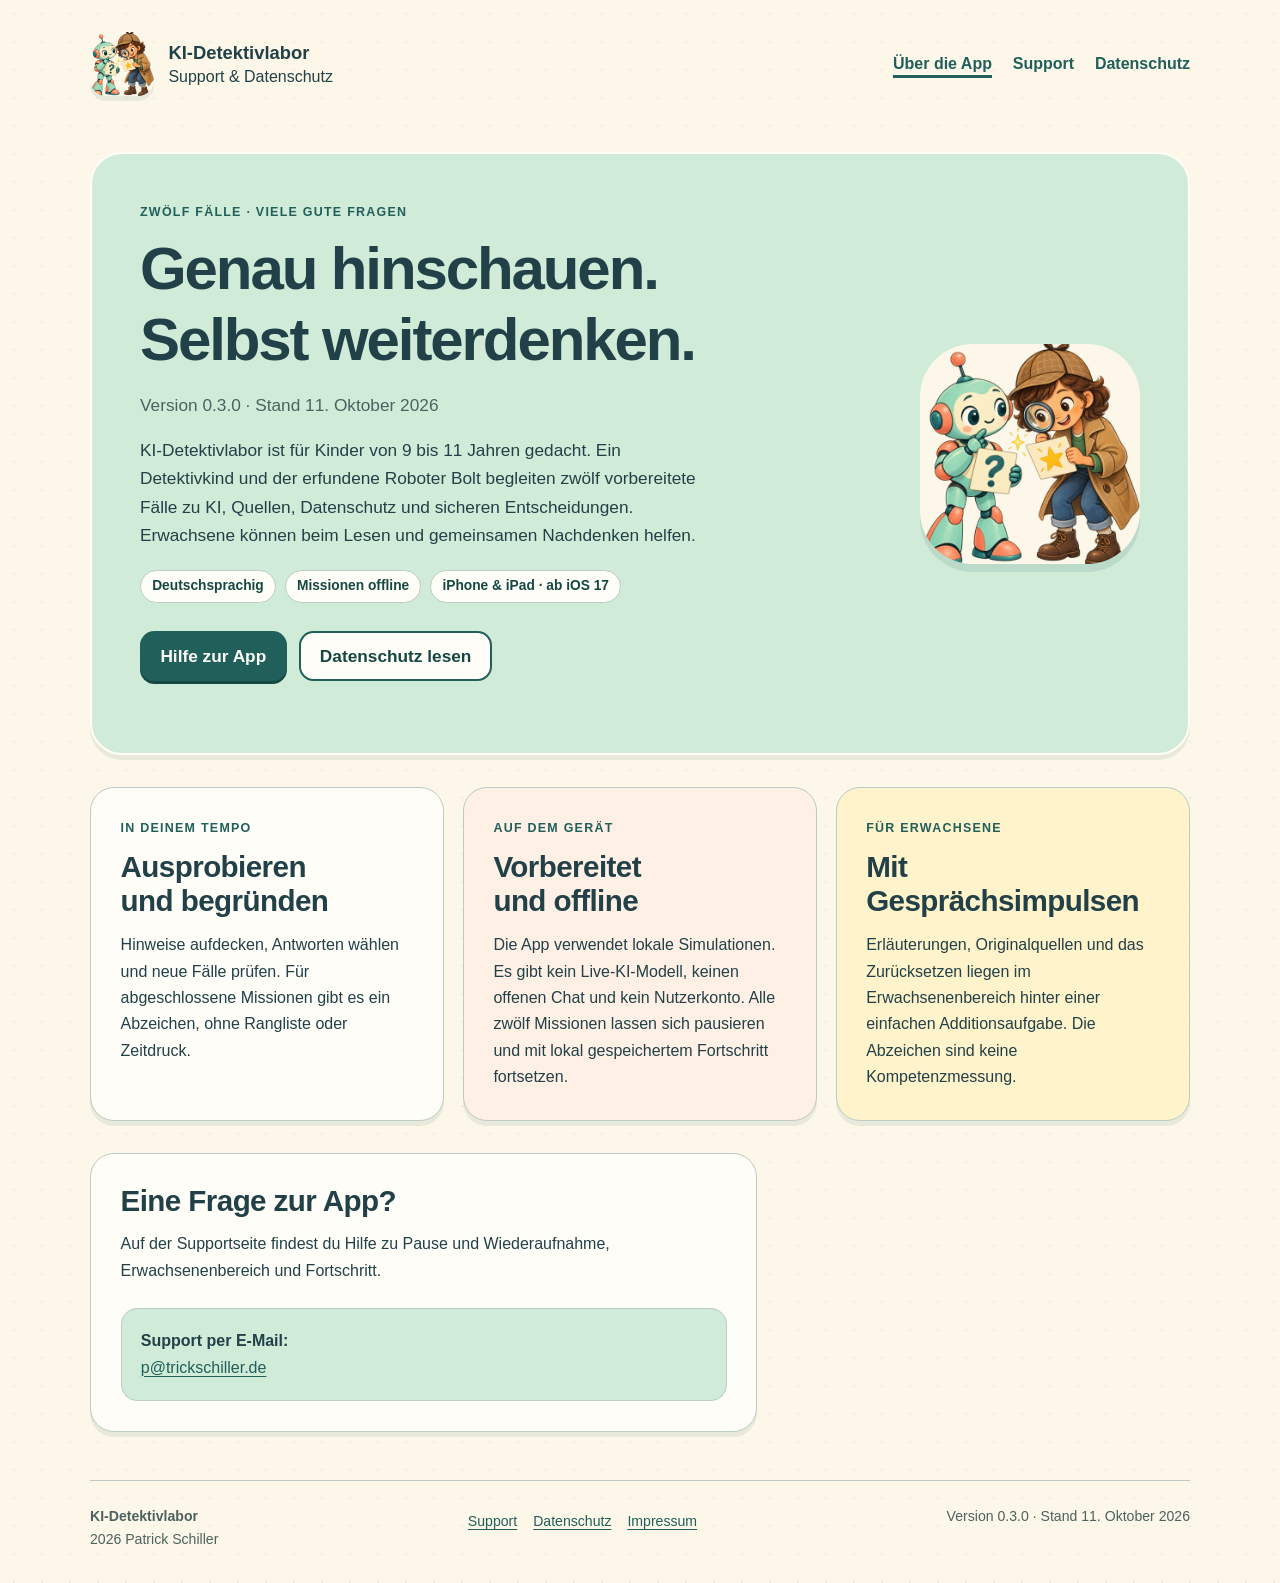
<file: site/index.html>
<!doctype html>
<html lang="de" data-release-status="ready">
<head>
  <meta charset="utf-8">
  <meta name="viewport" content="width=device-width, initial-scale=1">
  <meta name="description" content="Informationen und Hilfe zur deutschsprachigen Offline-App KI-Detektivlabor für iPhone und iPad.">
  <meta name="referrer" content="no-referrer">
  <meta http-equiv="Content-Security-Policy" content="default-src 'self'; script-src 'none'; style-src 'self'; img-src 'self'; base-uri 'none'; form-action 'none'">
  <title>Support & Datenschutz · KI-Detektivlabor</title>
  <link rel="icon" href="assets/app-icon.png" type="image/png">
  <link rel="stylesheet" href="styles.css">
</head>
<body>
  <a class="skip-link" href="#inhalt">Zum Inhalt springen</a>
  <div class="site-shell">
    <header class="site-header">
      <a class="brand" href="index.html">
        <img src="assets/app-icon.png" width="64" height="64" alt="">
        <span class="brand-copy"><strong>KI-Detektivlabor</strong><span>Support &amp; Datenschutz</span></span>
      </a>
      <nav class="site-nav" aria-label="Hauptnavigation">
        <a href="index.html" class="current" aria-current="page">Über die App</a>
        <a href="support.html">Support</a>
        <a href="datenschutz.html">Datenschutz</a>
      </nav>
    </header>
    <main id="inhalt" tabindex="-1">
      <section class="hero" aria-labelledby="hero-title">
        <div class="hero-copy">
          <p class="eyebrow">Zwölf Fälle · viele gute Fragen</p>
          <h1 id="hero-title">Genau hinschauen.<br>Selbst weiterdenken.</h1>
          <p class="meta-line">Version 0.3.0 · Stand 11. Oktober 2026</p>
          <p>KI-Detektivlabor ist für Kinder von 9 bis 11 Jahren gedacht. Ein Detektivkind und der erfundene Roboter Bolt begleiten zwölf vorbereitete Fälle zu KI, Quellen, Datenschutz und sicheren Entscheidungen. Erwachsene können beim Lesen und gemeinsamen Nachdenken helfen.</p>
          <ul class="tag-list" aria-label="App-Eigenschaften"><li>Deutschsprachig</li><li>Missionen offline</li><li>iPhone &amp; iPad · ab iOS 17</li></ul>
          <p><a class="button" href="support.html">Hilfe zur App</a> <a class="button button-secondary" href="datenschutz.html">Datenschutz lesen</a></p>
        </div>
        <img class="hero-icon" src="assets/app-icon.png" width="1024" height="1024" alt="Ein Detektivkind untersucht gemeinsam mit einem freundlichen Roboter eine Spur.">
      </section>
      <section class="feature-grid" aria-label="Wie die App arbeitet">
        <article class="feature-card"><p class="eyebrow">In deinem Tempo</p><h2>Ausprobieren und begründen</h2><p>Hinweise aufdecken, Antworten wählen und neue Fälle prüfen. Für abgeschlossene Missionen gibt es ein Abzeichen, ohne Rangliste oder Zeitdruck.</p></article>
        <article class="feature-card"><p class="eyebrow">Auf dem Gerät</p><h2>Vorbereitet und offline</h2><p>Die App verwendet lokale Simulationen. Es gibt kein Live-KI-Modell, keinen offenen Chat und kein Nutzerkonto. Alle zwölf Missionen lassen sich pausieren und mit lokal gespeichertem Fortschritt fortsetzen.</p></article>
        <article class="feature-card"><p class="eyebrow">Für Erwachsene</p><h2>Mit Gesprächsimpulsen</h2><p>Erläuterungen, Originalquellen und das Zurücksetzen liegen im Erwachsenenbereich hinter einer einfachen Additionsaufgabe. Die Abzeichen sind keine Kompetenzmessung.</p></article>
      </section>
      <section class="card prose" aria-labelledby="contact-title">
        <h2 id="contact-title">Eine Frage zur App?</h2>
        <p>Auf der Supportseite findest du Hilfe zu Pause und Wiederaufnahme, Erwachsenenbereich und Fortschritt.</p>
        <p class="contact-details"><strong>Support per E-Mail:</strong><br><a href="mailto:p@trickschiller.de">p@trickschiller.de</a></p>
      </section>
    </main>
    <footer class="site-footer">
      <p><strong>KI-Detektivlabor</strong><br>2026 Patrick Schiller</p>
      <nav aria-label="Fußnavigation"><a href="support.html">Support</a><a href="datenschutz.html">Datenschutz</a><a href="anbieter.html">Impressum</a></nav>
      <p>Version 0.3.0 · Stand 11. Oktober 2026</p>
    </footer>
  </div>
</body>
</html>
</file>
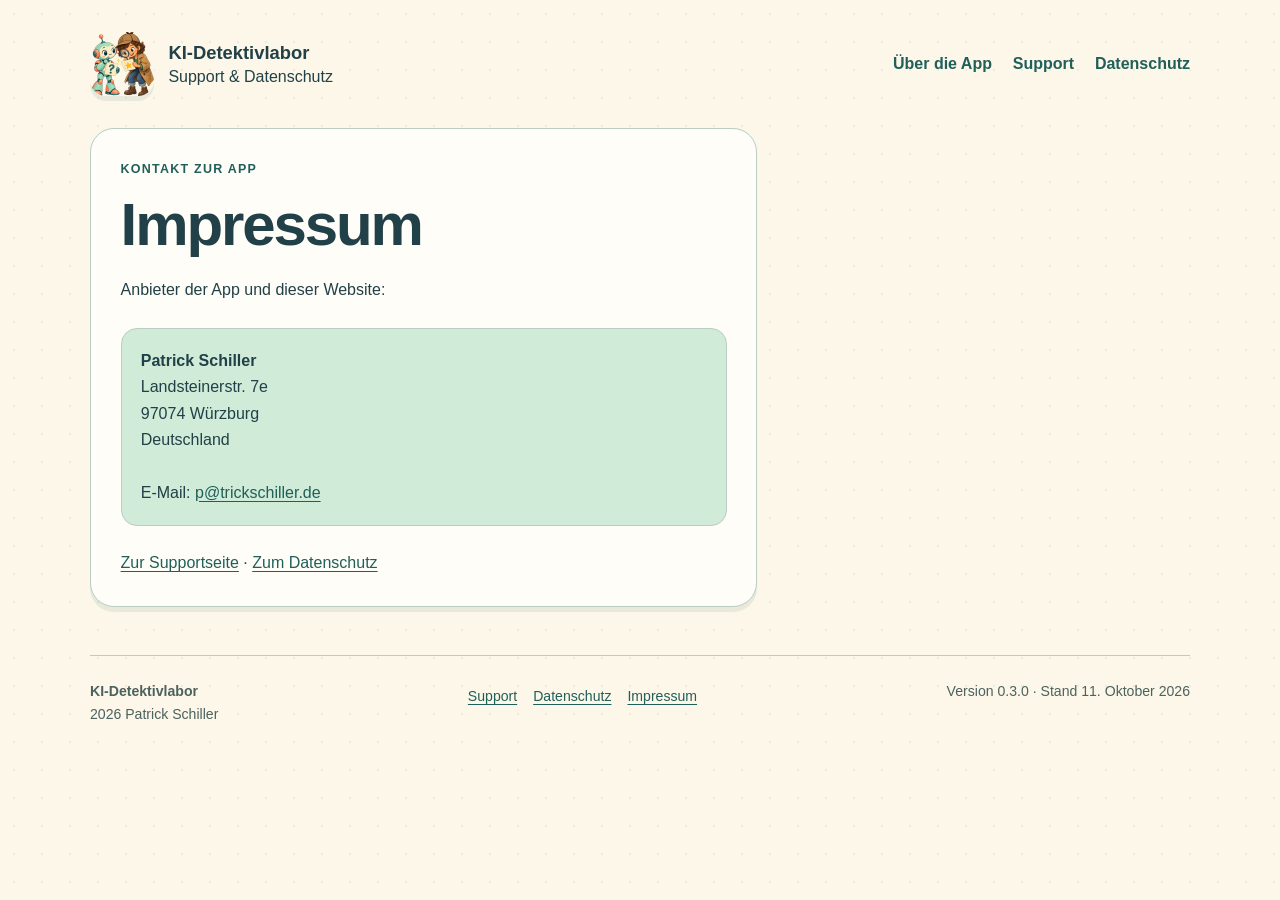
<file: site/anbieter.html>
<!doctype html>
<html lang="de" data-release-status="ready">
<head>
  <meta charset="utf-8">
  <meta name="viewport" content="width=device-width, initial-scale=1">
  <meta name="description" content="Anbieter und Kontakt für die App KI-Detektivlabor: Patrick Schiller, Würzburg.">
  <meta name="referrer" content="no-referrer">
  <meta http-equiv="Content-Security-Policy" content="default-src 'self'; script-src 'none'; style-src 'self'; img-src 'self'; base-uri 'none'; form-action 'none'">
  <title>Impressum · KI-Detektivlabor</title>
  <link rel="icon" href="assets/app-icon.png" type="image/png">
  <link rel="stylesheet" href="styles.css">
</head>
<body>
  <a class="skip-link" href="#inhalt">Zum Inhalt springen</a>
  <div class="site-shell">
    <header class="site-header">
      <a class="brand" href="index.html">
        <img src="assets/app-icon.png" width="64" height="64" alt="">
        <span class="brand-copy"><strong>KI-Detektivlabor</strong><span>Support &amp; Datenschutz</span></span>
      </a>
      <nav class="site-nav" aria-label="Hauptnavigation">
        <a href="index.html">Über die App</a>
        <a href="support.html">Support</a>
        <a href="datenschutz.html">Datenschutz</a>
      </nav>
    </header>
    <main id="inhalt" tabindex="-1">
      <article class="prose card">
        <p class="eyebrow">Kontakt zur App</p>
        <h1>Impressum</h1>
        <p>Anbieter der App und dieser Website:</p>
        <address class="contact-details"><strong>Patrick Schiller</strong><br>Landsteinerstr. 7e<br>97074 Würzburg<br>Deutschland<br><br>E-Mail: <a href="mailto:p@trickschiller.de">p@trickschiller.de</a></address>
        <p><a href="support.html">Zur Supportseite</a> · <a href="datenschutz.html">Zum Datenschutz</a></p>
      </article>
    </main>
    <footer class="site-footer">
      <p><strong>KI-Detektivlabor</strong><br>2026 Patrick Schiller</p>
      <nav aria-label="Fußnavigation"><a href="support.html">Support</a><a href="datenschutz.html">Datenschutz</a><a href="anbieter.html">Impressum</a></nav>
      <p>Version 0.3.0 · Stand 11. Oktober 2026</p>
    </footer>
  </div>
</body>
</html>
</file>
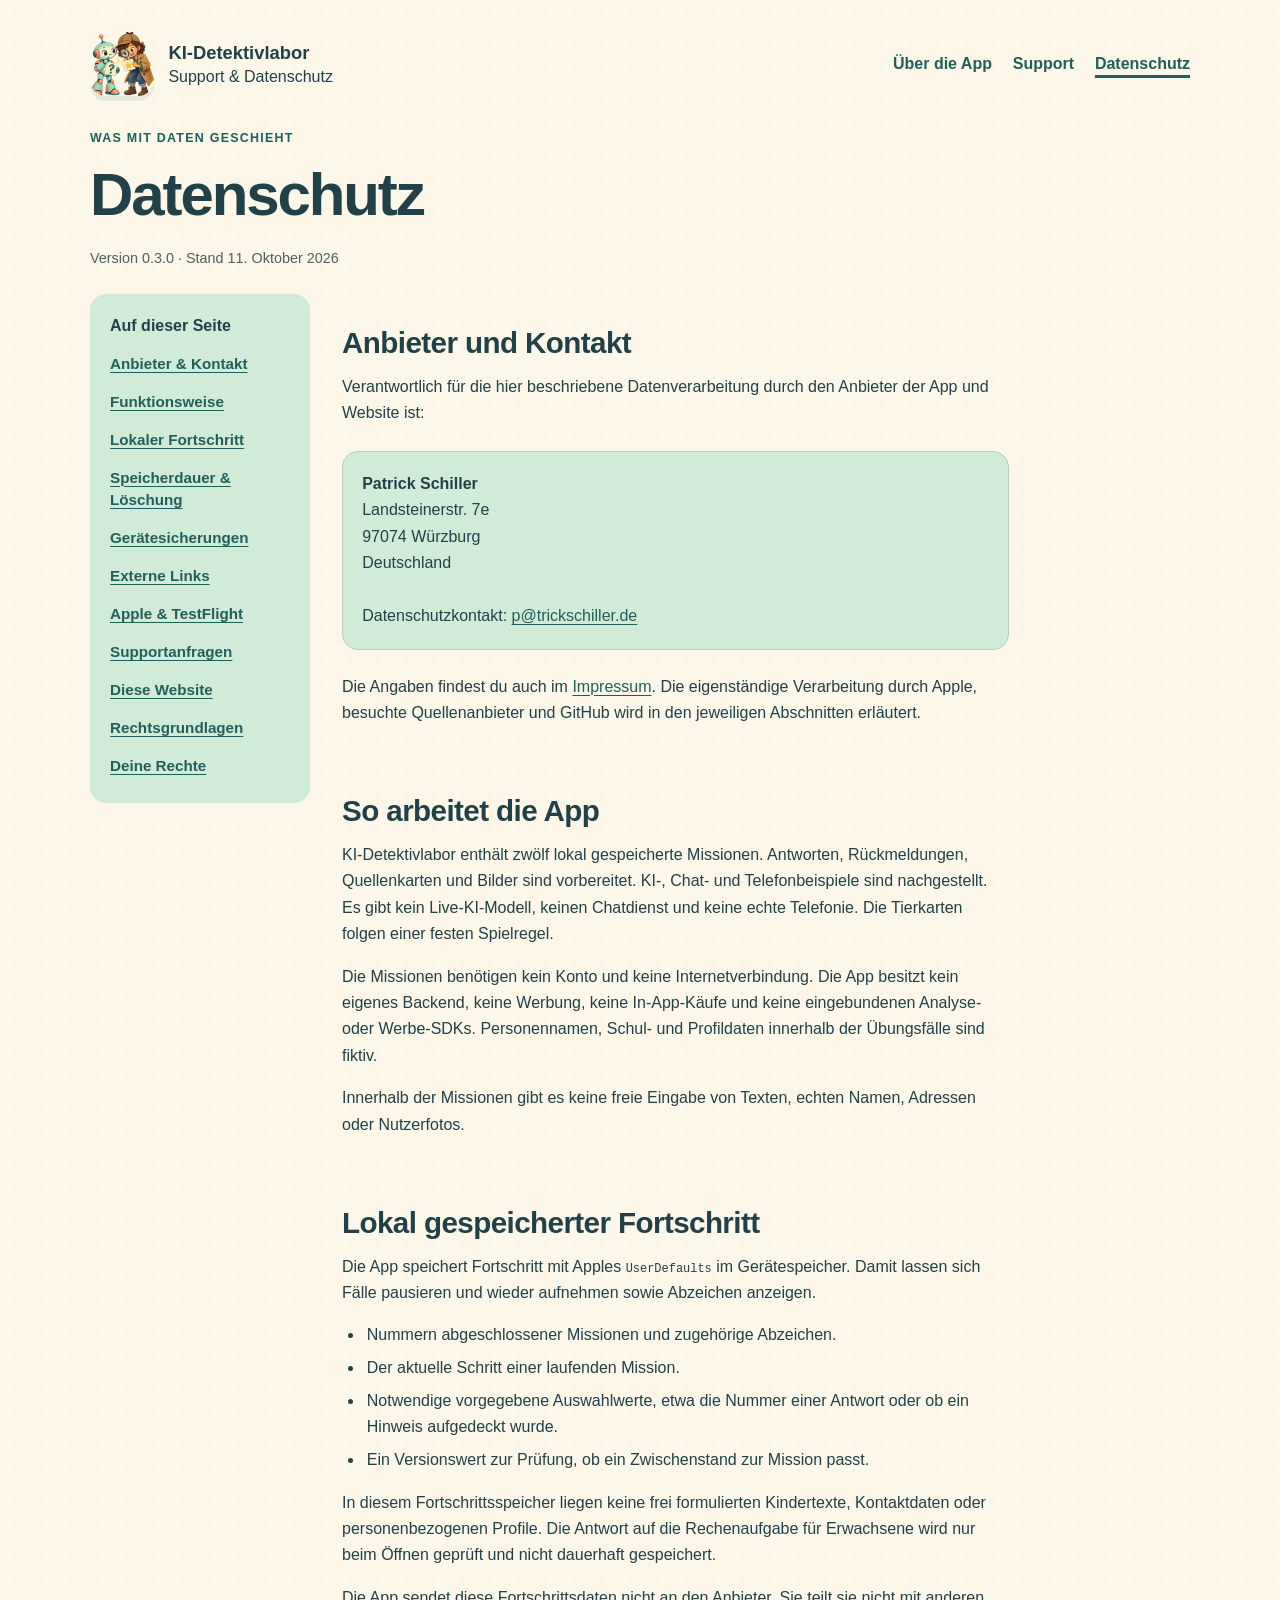
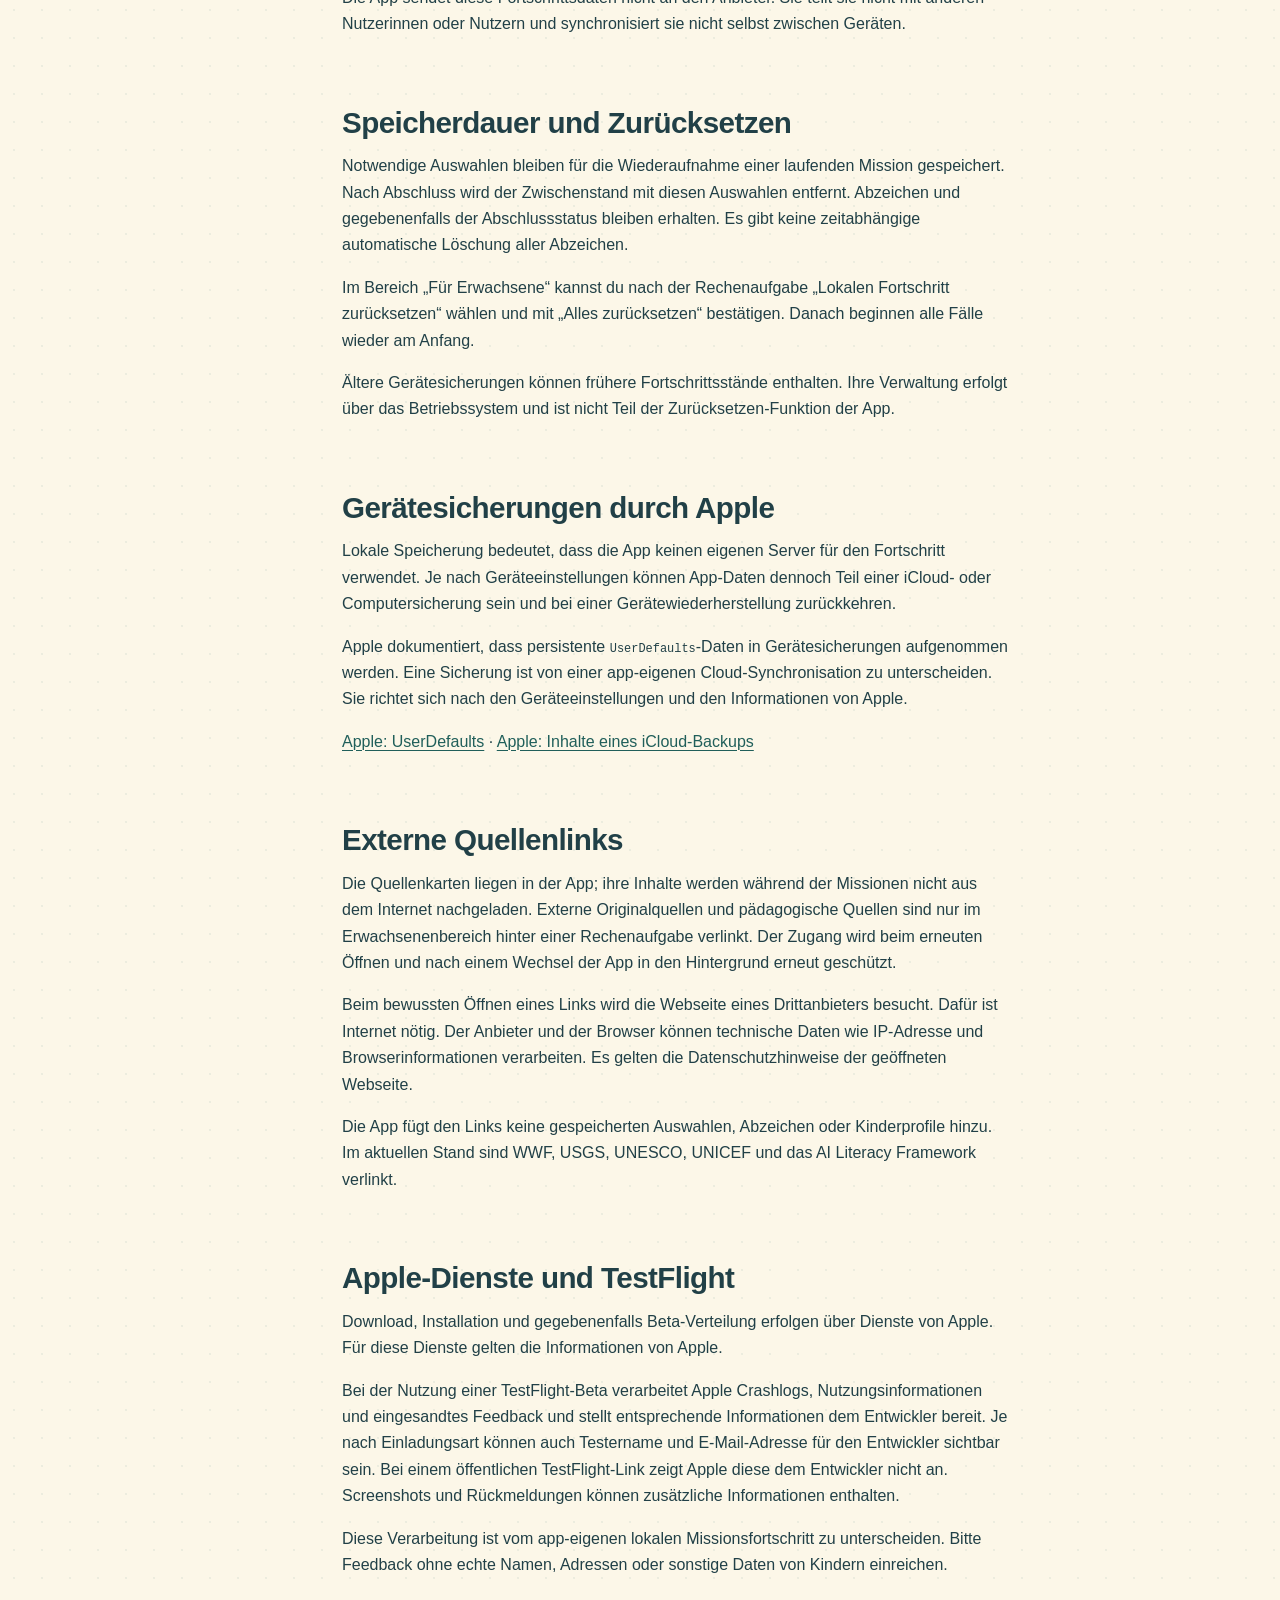
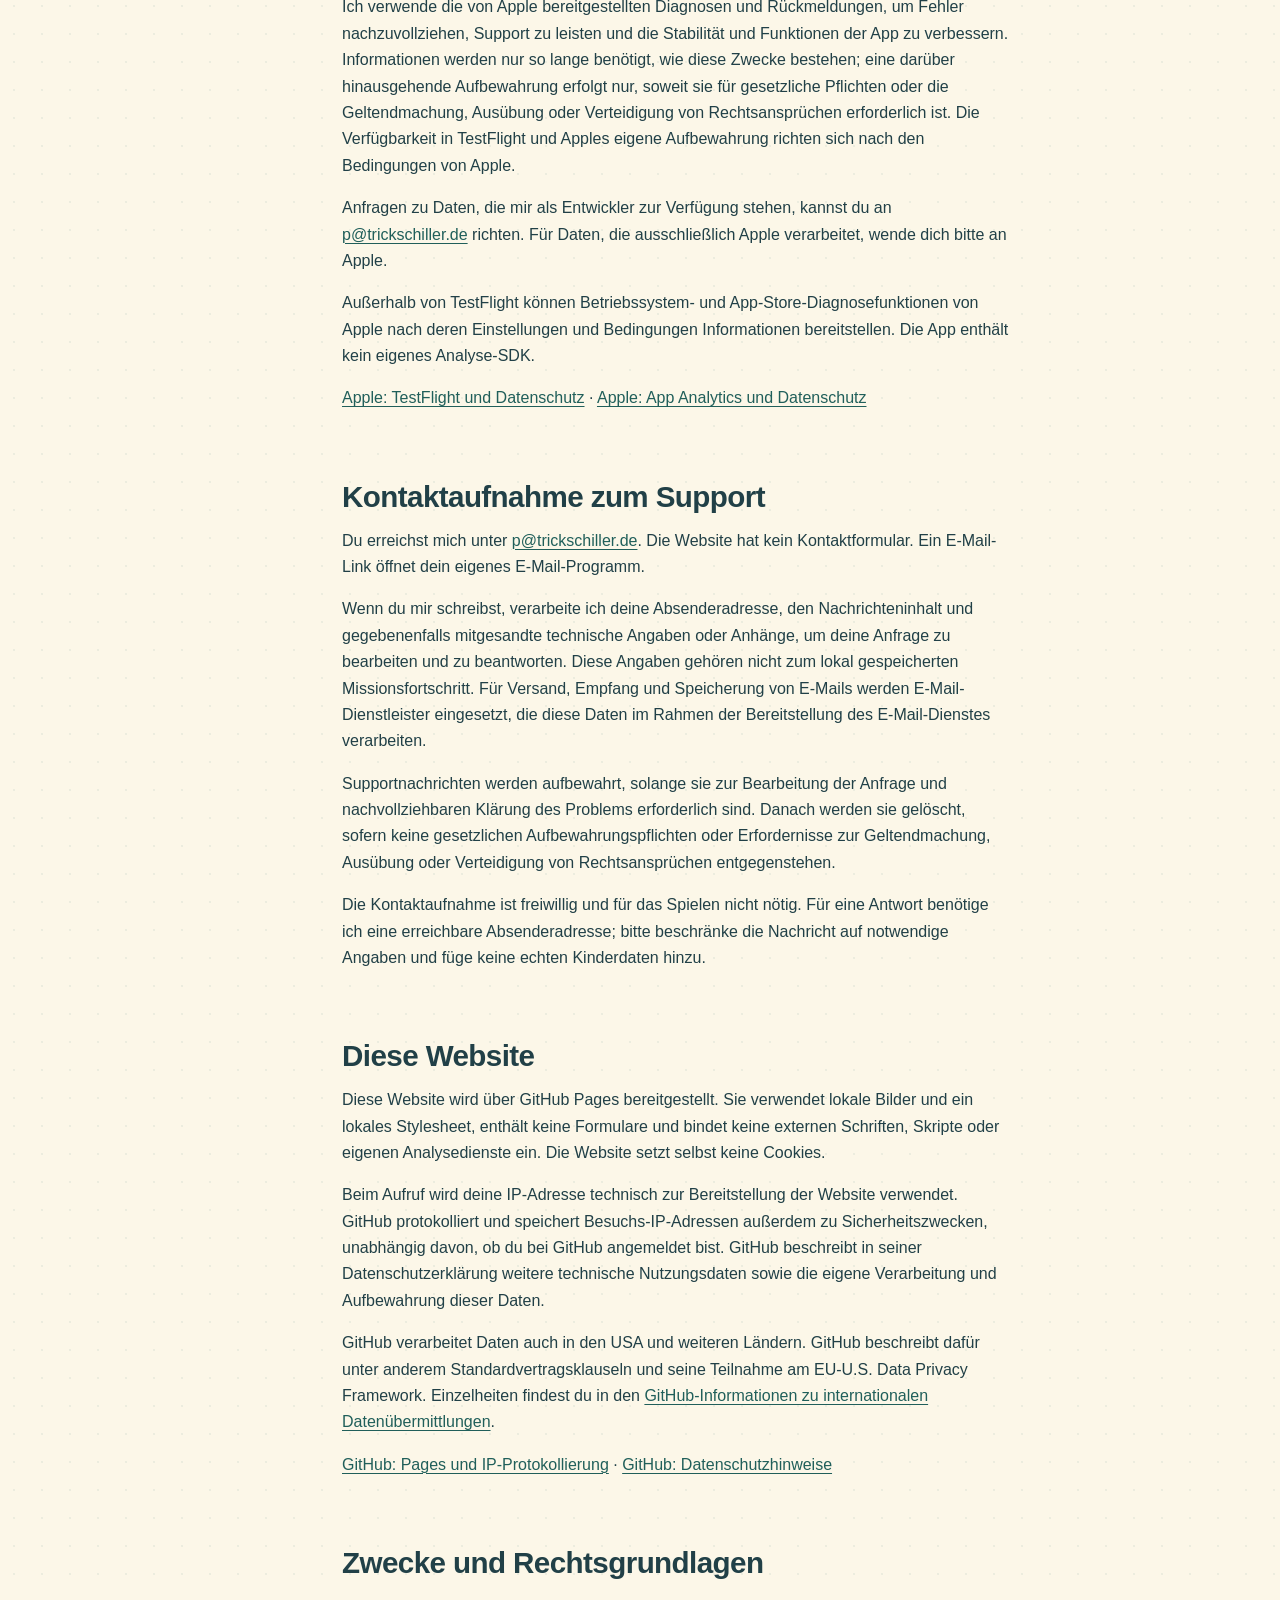
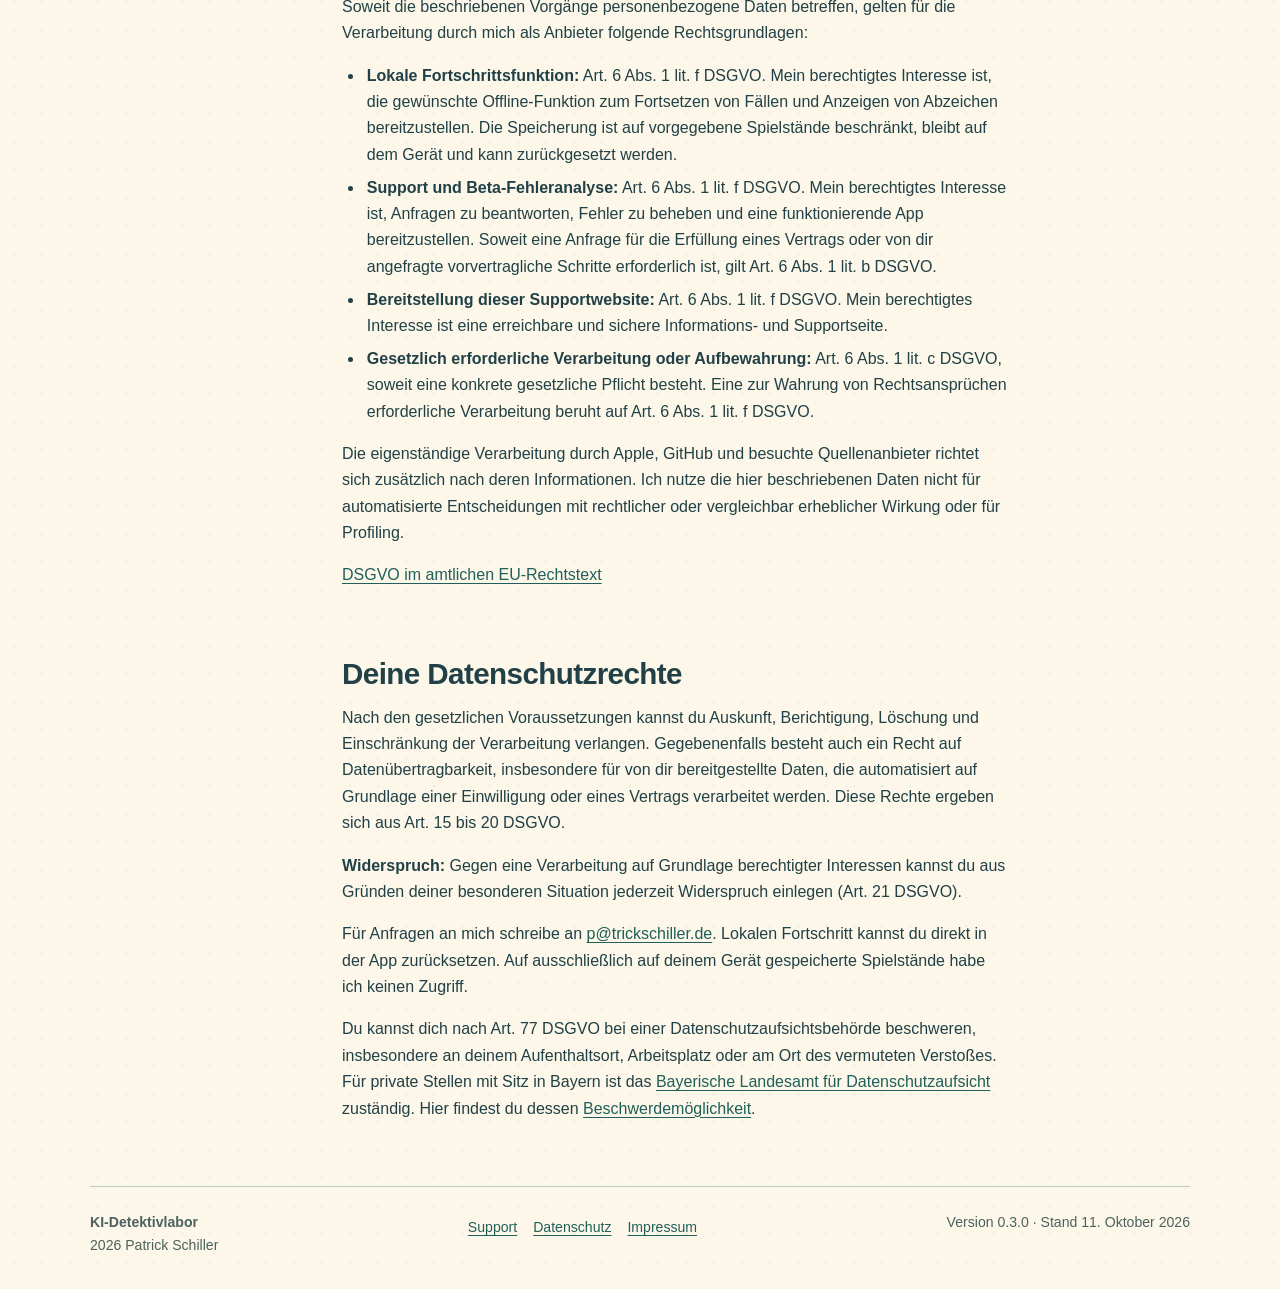
<file: site/datenschutz.html>
<!doctype html>
<html lang="de" data-release-status="ready">
<head>
  <meta charset="utf-8">
  <meta name="viewport" content="width=device-width, initial-scale=1">
  <meta name="description" content="Datenschutz im KI-Detektivlabor: lokaler Fortschritt, Gerätesicherungen, externe Quellen, TestFlight, E-Mail-Support und Website-Hosting.">
  <meta name="referrer" content="no-referrer">
  <meta http-equiv="Content-Security-Policy" content="default-src 'self'; script-src 'none'; style-src 'self'; img-src 'self'; base-uri 'none'; form-action 'none'">
  <title>Datenschutz · KI-Detektivlabor</title>
  <link rel="icon" href="assets/app-icon.png" type="image/png">
  <link rel="stylesheet" href="styles.css">
</head>
<body>
  <a class="skip-link" href="#inhalt">Zum Inhalt springen</a>
  <div class="site-shell">
    <header class="site-header">
      <a class="brand" href="index.html">
        <img src="assets/app-icon.png" width="64" height="64" alt="">
        <span class="brand-copy"><strong>KI-Detektivlabor</strong><span>Support &amp; Datenschutz</span></span>
      </a>
      <nav class="site-nav" aria-label="Hauptnavigation">
        <a href="index.html">Über die App</a>
        <a href="support.html">Support</a>
        <a href="datenschutz.html" class="current" aria-current="page">Datenschutz</a>
      </nav>
    </header>
    <main id="inhalt" tabindex="-1">
      <header class="prose">
        <p class="eyebrow">Was mit Daten geschieht</p>
        <h1>Datenschutz</h1>
        <p class="meta-line">Version 0.3.0 · Stand 11. Oktober 2026</p>
      </header>
      <div class="content-layout">
        <aside class="content-nav"><nav aria-label="Auf dieser Seite"><strong>Auf dieser Seite</strong><a href="#anbieter">Anbieter &amp; Kontakt</a><a href="#offline">Funktionsweise</a><a href="#fortschritt">Lokaler Fortschritt</a><a href="#loeschung">Speicherdauer &amp; Löschung</a><a href="#backup">Gerätesicherungen</a><a href="#links">Externe Links</a><a href="#apple">Apple &amp; TestFlight</a><a href="#support">Supportanfragen</a><a href="#website">Diese Website</a><a href="#rechtsgrundlagen">Rechtsgrundlagen</a><a href="#rechte">Deine Rechte</a></nav></aside>
        <article class="prose">
          <section id="anbieter"><h2>Anbieter und Kontakt</h2>
            <p>Verantwortlich für die hier beschriebene Datenverarbeitung durch den Anbieter der App und Website ist:</p>
            <address class="contact-details"><strong>Patrick Schiller</strong><br>Landsteinerstr. 7e<br>97074 Würzburg<br>Deutschland<br><br>Datenschutzkontakt: <a href="mailto:p@trickschiller.de">p@trickschiller.de</a></address>
            <p>Die Angaben findest du auch im <a href="anbieter.html">Impressum</a>. Die eigenständige Verarbeitung durch Apple, besuchte Quellenanbieter und GitHub wird in den jeweiligen Abschnitten erläutert.</p>
          </section>
          <section id="offline"><h2>So arbeitet die App</h2>
            <p>KI-Detektivlabor enthält zwölf lokal gespeicherte Missionen. Antworten, Rückmeldungen, Quellenkarten und Bilder sind vorbereitet. KI-, Chat- und Telefonbeispiele sind nachgestellt. Es gibt kein Live-KI-Modell, keinen Chatdienst und keine echte Telefonie. Die Tierkarten folgen einer festen Spielregel.</p>
            <p>Die Missionen benötigen kein Konto und keine Internetverbindung. Die App besitzt kein eigenes Backend, keine Werbung, keine In-App-Käufe und keine eingebundenen Analyse- oder Werbe-SDKs. Personennamen, Schul- und Profildaten innerhalb der Übungsfälle sind fiktiv.</p>
            <p>Innerhalb der Missionen gibt es keine freie Eingabe von Texten, echten Namen, Adressen oder Nutzerfotos.</p>
          </section>
          <section id="fortschritt"><h2>Lokal gespeicherter Fortschritt</h2>
            <p>Die App speichert Fortschritt mit Apples <code>UserDefaults</code> im Gerätespeicher. Damit lassen sich Fälle pausieren und wieder aufnehmen sowie Abzeichen anzeigen.</p>
            <ul><li>Nummern abgeschlossener Missionen und zugehörige Abzeichen.</li><li>Der aktuelle Schritt einer laufenden Mission.</li><li>Notwendige vorgegebene Auswahlwerte, etwa die Nummer einer Antwort oder ob ein Hinweis aufgedeckt wurde.</li><li>Ein Versionswert zur Prüfung, ob ein Zwischenstand zur Mission passt.</li></ul>
            <p>In diesem Fortschrittsspeicher liegen keine frei formulierten Kindertexte, Kontaktdaten oder personenbezogenen Profile. Die Antwort auf die Rechenaufgabe für Erwachsene wird nur beim Öffnen geprüft und nicht dauerhaft gespeichert.</p>
            <p>Die App sendet diese Fortschrittsdaten nicht an den Anbieter. Sie teilt sie nicht mit anderen Nutzerinnen oder Nutzern und synchronisiert sie nicht selbst zwischen Geräten.</p>
          </section>
          <section id="loeschung"><h2>Speicherdauer und Zurücksetzen</h2>
            <p>Notwendige Auswahlen bleiben für die Wiederaufnahme einer laufenden Mission gespeichert. Nach Abschluss wird der Zwischenstand mit diesen Auswahlen entfernt. Abzeichen und gegebenenfalls der Abschlussstatus bleiben erhalten. Es gibt keine zeitabhängige automatische Löschung aller Abzeichen.</p>
            <p>Im Bereich „Für Erwachsene“ kannst du nach der Rechenaufgabe „Lokalen Fortschritt zurücksetzen“ wählen und mit „Alles zurücksetzen“ bestätigen. Danach beginnen alle Fälle wieder am Anfang.</p>
            <p>Ältere Gerätesicherungen können frühere Fortschrittsstände enthalten. Ihre Verwaltung erfolgt über das Betriebssystem und ist nicht Teil der Zurücksetzen-Funktion der App.</p>
          </section>
          <section id="backup"><h2>Gerätesicherungen durch Apple</h2>
            <p>Lokale Speicherung bedeutet, dass die App keinen eigenen Server für den Fortschritt verwendet. Je nach Geräteeinstellungen können App-Daten dennoch Teil einer iCloud- oder Computersicherung sein und bei einer Gerätewiederherstellung zurückkehren.</p>
            <p>Apple dokumentiert, dass persistente <code>UserDefaults</code>-Daten in Gerätesicherungen aufgenommen werden. Eine Sicherung ist von einer app-eigenen Cloud-Synchronisation zu unterscheiden. Sie richtet sich nach den Geräteeinstellungen und den Informationen von Apple.</p>
            <p><a href="https://developer.apple.com/documentation/foundation/userdefaults">Apple: UserDefaults</a> · <a href="https://support.apple.com/en-us/108770">Apple: Inhalte eines iCloud-Backups</a></p>
          </section>
          <section id="links"><h2>Externe Quellenlinks</h2>
            <p>Die Quellenkarten liegen in der App; ihre Inhalte werden während der Missionen nicht aus dem Internet nachgeladen. Externe Originalquellen und pädagogische Quellen sind nur im Erwachsenenbereich hinter einer Rechenaufgabe verlinkt. Der Zugang wird beim erneuten Öffnen und nach einem Wechsel der App in den Hintergrund erneut geschützt.</p>
            <p>Beim bewussten Öffnen eines Links wird die Webseite eines Drittanbieters besucht. Dafür ist Internet nötig. Der Anbieter und der Browser können technische Daten wie IP-Adresse und Browserinformationen verarbeiten. Es gelten die Datenschutzhinweise der geöffneten Webseite.</p>
            <p>Die App fügt den Links keine gespeicherten Auswahlen, Abzeichen oder Kinderprofile hinzu. Im aktuellen Stand sind WWF, USGS, UNESCO, UNICEF und das AI Literacy Framework verlinkt.</p>
          </section>
          <section id="apple"><h2>Apple-Dienste und TestFlight</h2>
            <p>Download, Installation und gegebenenfalls Beta-Verteilung erfolgen über Dienste von Apple. Für diese Dienste gelten die Informationen von Apple.</p>
            <p>Bei der Nutzung einer TestFlight-Beta verarbeitet Apple Crashlogs, Nutzungsinformationen und eingesandtes Feedback und stellt entsprechende Informationen dem Entwickler bereit. Je nach Einladungsart können auch Testername und E-Mail-Adresse für den Entwickler sichtbar sein. Bei einem öffentlichen TestFlight-Link zeigt Apple diese dem Entwickler nicht an. Screenshots und Rückmeldungen können zusätzliche Informationen enthalten.</p>
            <p>Diese Verarbeitung ist vom app-eigenen lokalen Missionsfortschritt zu unterscheiden. Bitte Feedback ohne echte Namen, Adressen oder sonstige Daten von Kindern einreichen.</p>
            <p>Ich verwende die von Apple bereitgestellten Diagnosen und Rückmeldungen, um Fehler nachzuvollziehen, Support zu leisten und die Stabilität und Funktionen der App zu verbessern. Informationen werden nur so lange benötigt, wie diese Zwecke bestehen; eine darüber hinausgehende Aufbewahrung erfolgt nur, soweit sie für gesetzliche Pflichten oder die Geltendmachung, Ausübung oder Verteidigung von Rechtsansprüchen erforderlich ist. Die Verfügbarkeit in TestFlight und Apples eigene Aufbewahrung richten sich nach den Bedingungen von Apple.</p>
            <p>Anfragen zu Daten, die mir als Entwickler zur Verfügung stehen, kannst du an <a href="mailto:p@trickschiller.de">p@trickschiller.de</a> richten. Für Daten, die ausschließlich Apple verarbeitet, wende dich bitte an Apple.</p>
            <p>Außerhalb von TestFlight können Betriebssystem- und App-Store-Diagnosefunktionen von Apple nach deren Einstellungen und Bedingungen Informationen bereitstellen. Die App enthält kein eigenes Analyse-SDK.</p>
            <p><a href="https://www.apple.com/legal/privacy/data/de/test-flight/">Apple: TestFlight und Datenschutz</a> · <a href="https://www.apple.com/legal/privacy/data/de/app-analytics/">Apple: App Analytics und Datenschutz</a></p>
          </section>
          <section id="support"><h2>Kontaktaufnahme zum Support</h2>
            <p>Du erreichst mich unter <a href="mailto:p@trickschiller.de">p@trickschiller.de</a>. Die Website hat kein Kontaktformular. Ein E-Mail-Link öffnet dein eigenes E-Mail-Programm.</p>
            <p>Wenn du mir schreibst, verarbeite ich deine Absenderadresse, den Nachrichteninhalt und gegebenenfalls mitgesandte technische Angaben oder Anhänge, um deine Anfrage zu bearbeiten und zu beantworten. Diese Angaben gehören nicht zum lokal gespeicherten Missionsfortschritt. Für Versand, Empfang und Speicherung von E-Mails werden E-Mail-Dienstleister eingesetzt, die diese Daten im Rahmen der Bereitstellung des E-Mail-Dienstes verarbeiten.</p>
            <p>Supportnachrichten werden aufbewahrt, solange sie zur Bearbeitung der Anfrage und nachvollziehbaren Klärung des Problems erforderlich sind. Danach werden sie gelöscht, sofern keine gesetzlichen Aufbewahrungspflichten oder Erfordernisse zur Geltendmachung, Ausübung oder Verteidigung von Rechtsansprüchen entgegenstehen.</p>
            <p>Die Kontaktaufnahme ist freiwillig und für das Spielen nicht nötig. Für eine Antwort benötige ich eine erreichbare Absenderadresse; bitte beschränke die Nachricht auf notwendige Angaben und füge keine echten Kinderdaten hinzu.</p>
          </section>
          <section id="website"><h2>Diese Website</h2>
            <p>Diese Website wird über GitHub Pages bereitgestellt. Sie verwendet lokale Bilder und ein lokales Stylesheet, enthält keine Formulare und bindet keine externen Schriften, Skripte oder eigenen Analysedienste ein. Die Website setzt selbst keine Cookies.</p>
            <p>Beim Aufruf wird deine IP-Adresse technisch zur Bereitstellung der Website verwendet. GitHub protokolliert und speichert Besuchs-IP-Adressen außerdem zu Sicherheitszwecken, unabhängig davon, ob du bei GitHub angemeldet bist. GitHub beschreibt in seiner Datenschutzerklärung weitere technische Nutzungsdaten sowie die eigene Verarbeitung und Aufbewahrung dieser Daten.</p>
            <p>GitHub verarbeitet Daten auch in den USA und weiteren Ländern. GitHub beschreibt dafür unter anderem Standardvertragsklauseln und seine Teilnahme am EU-U.S. Data Privacy Framework. Einzelheiten findest du in den <a href="https://docs.github.com/en/site-policy/privacy-policies/github-general-privacy-statement#international-data-transfers">GitHub-Informationen zu internationalen Datenübermittlungen</a>.</p>
            <p><a href="https://docs.github.com/en/pages/getting-started-with-github-pages/what-is-github-pages">GitHub: Pages und IP-Protokollierung</a> · <a href="https://docs.github.com/en/site-policy/privacy-policies/github-general-privacy-statement">GitHub: Datenschutzhinweise</a></p>
          </section>
          <section id="rechtsgrundlagen"><h2>Zwecke und Rechtsgrundlagen</h2>
            <p>Soweit die beschriebenen Vorgänge personenbezogene Daten betreffen, gelten für die Verarbeitung durch mich als Anbieter folgende Rechtsgrundlagen:</p>
            <ul>
              <li><strong>Lokale Fortschrittsfunktion:</strong> Art. 6 Abs. 1 lit. f DSGVO. Mein berechtigtes Interesse ist, die gewünschte Offline-Funktion zum Fortsetzen von Fällen und Anzeigen von Abzeichen bereitzustellen. Die Speicherung ist auf vorgegebene Spielstände beschränkt, bleibt auf dem Gerät und kann zurückgesetzt werden.</li>
              <li><strong>Support und Beta-Fehleranalyse:</strong> Art. 6 Abs. 1 lit. f DSGVO. Mein berechtigtes Interesse ist, Anfragen zu beantworten, Fehler zu beheben und eine funktionierende App bereitzustellen. Soweit eine Anfrage für die Erfüllung eines Vertrags oder von dir angefragte vorvertragliche Schritte erforderlich ist, gilt Art. 6 Abs. 1 lit. b DSGVO.</li>
              <li><strong>Bereitstellung dieser Supportwebsite:</strong> Art. 6 Abs. 1 lit. f DSGVO. Mein berechtigtes Interesse ist eine erreichbare und sichere Informations- und Supportseite.</li>
              <li><strong>Gesetzlich erforderliche Verarbeitung oder Aufbewahrung:</strong> Art. 6 Abs. 1 lit. c DSGVO, soweit eine konkrete gesetzliche Pflicht besteht. Eine zur Wahrung von Rechtsansprüchen erforderliche Verarbeitung beruht auf Art. 6 Abs. 1 lit. f DSGVO.</li>
            </ul>
            <p>Die eigenständige Verarbeitung durch Apple, GitHub und besuchte Quellenanbieter richtet sich zusätzlich nach deren Informationen. Ich nutze die hier beschriebenen Daten nicht für automatisierte Entscheidungen mit rechtlicher oder vergleichbar erheblicher Wirkung oder für Profiling.</p>
            <p><a href="https://eur-lex.europa.eu/legal-content/DE/TXT/?uri=CELEX:32016R0679">DSGVO im amtlichen EU-Rechtstext</a></p>
          </section>
          <section id="rechte"><h2>Deine Datenschutzrechte</h2>
            <p>Nach den gesetzlichen Voraussetzungen kannst du Auskunft, Berichtigung, Löschung und Einschränkung der Verarbeitung verlangen. Gegebenenfalls besteht auch ein Recht auf Datenübertragbarkeit, insbesondere für von dir bereitgestellte Daten, die automatisiert auf Grundlage einer Einwilligung oder eines Vertrags verarbeitet werden. Diese Rechte ergeben sich aus Art. 15 bis 20 DSGVO.</p>
            <p><strong>Widerspruch:</strong> Gegen eine Verarbeitung auf Grundlage berechtigter Interessen kannst du aus Gründen deiner besonderen Situation jederzeit Widerspruch einlegen (Art. 21 DSGVO).</p>
            <p>Für Anfragen an mich schreibe an <a href="mailto:p@trickschiller.de">p@trickschiller.de</a>. Lokalen Fortschritt kannst du direkt in der App zurücksetzen. Auf ausschließlich auf deinem Gerät gespeicherte Spielstände habe ich keinen Zugriff.</p>
            <p>Du kannst dich nach Art. 77 DSGVO bei einer Datenschutzaufsichtsbehörde beschweren, insbesondere an deinem Aufenthaltsort, Arbeitsplatz oder am Ort des vermuteten Verstoßes. Für private Stellen mit Sitz in Bayern ist das <a href="https://www.lda.bayern.de/de/aufgaben.html">Bayerische Landesamt für Datenschutzaufsicht</a> zuständig. Hier findest du dessen <a href="https://www.lda.bayern.de/de/beschwerde.html">Beschwerdemöglichkeit</a>.</p>
          </section>
        </article>
      </div>
    </main>
    <footer class="site-footer">
      <p><strong>KI-Detektivlabor</strong><br>2026 Patrick Schiller</p>
      <nav aria-label="Fußnavigation"><a href="support.html">Support</a><a href="datenschutz.html">Datenschutz</a><a href="anbieter.html">Impressum</a></nav>
      <p>Version 0.3.0 · Stand 11. Oktober 2026</p>
    </footer>
  </div>
</body>
</html>
</file>
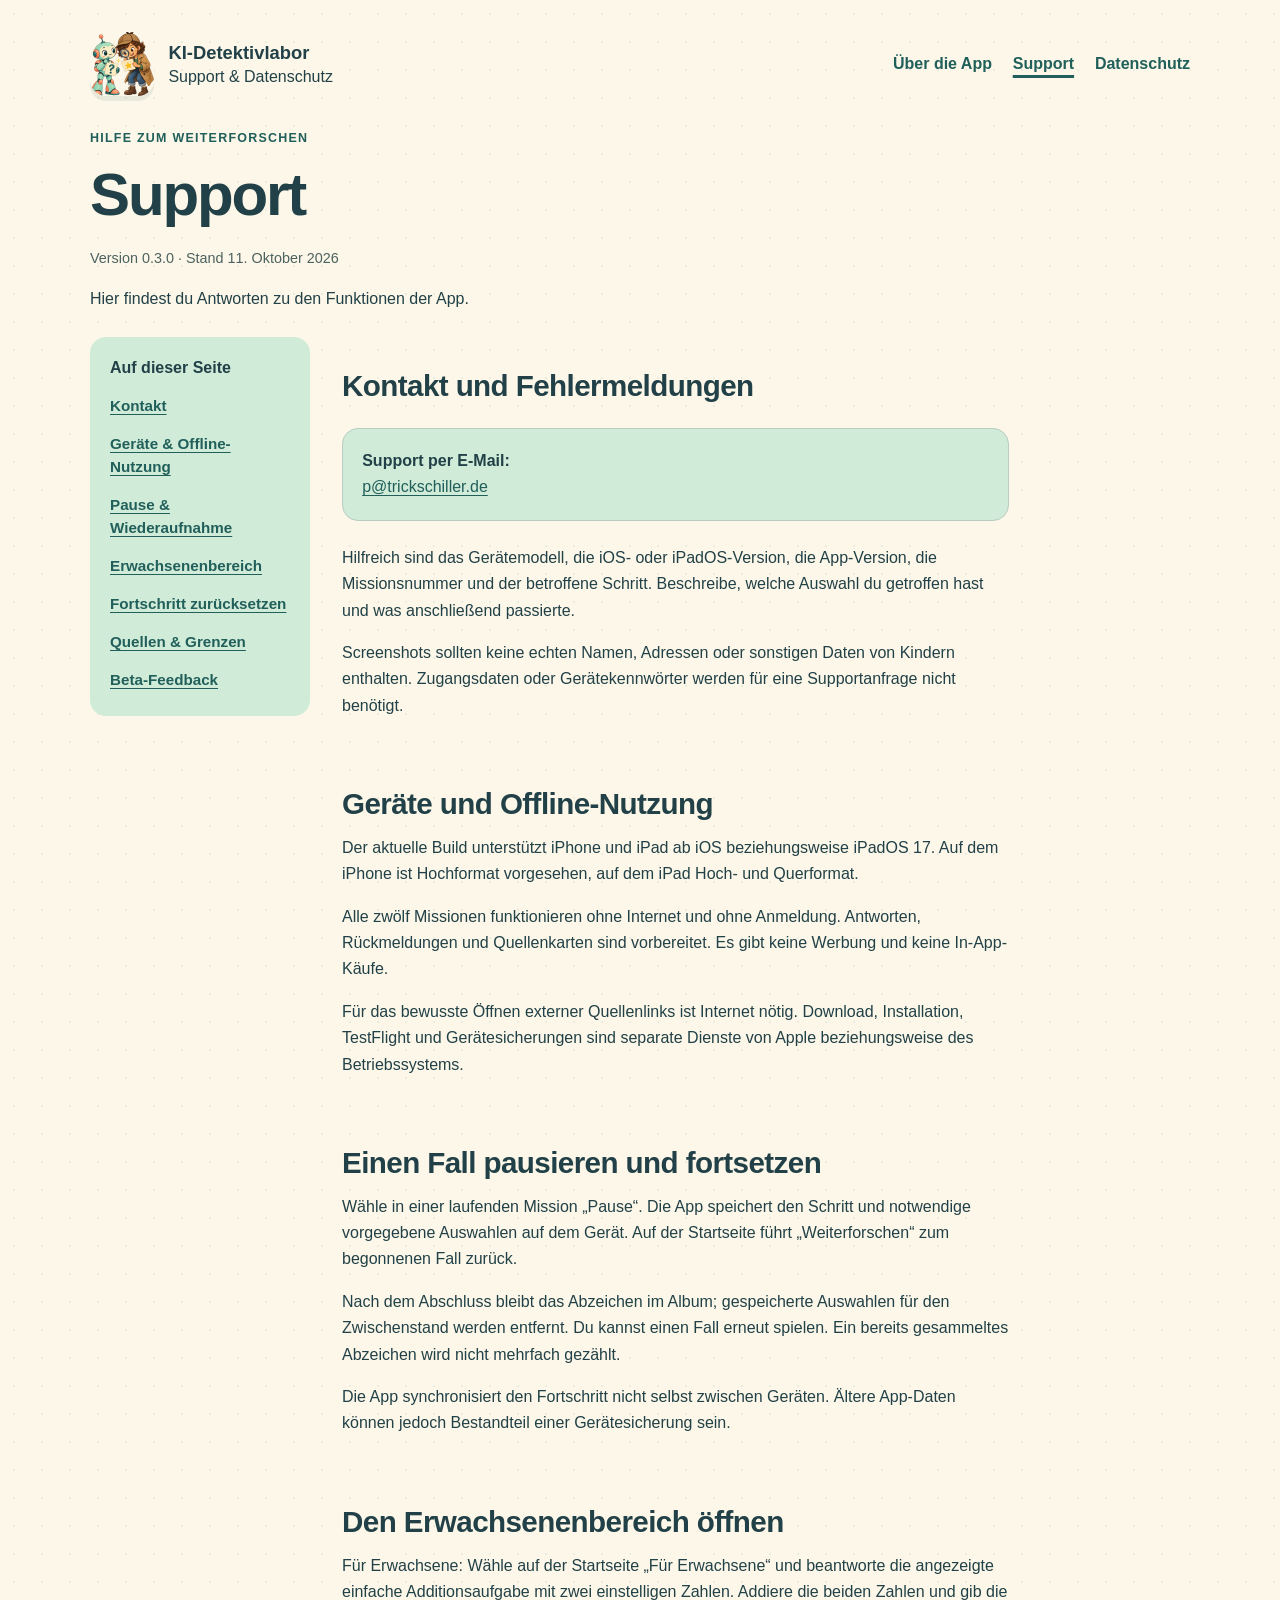
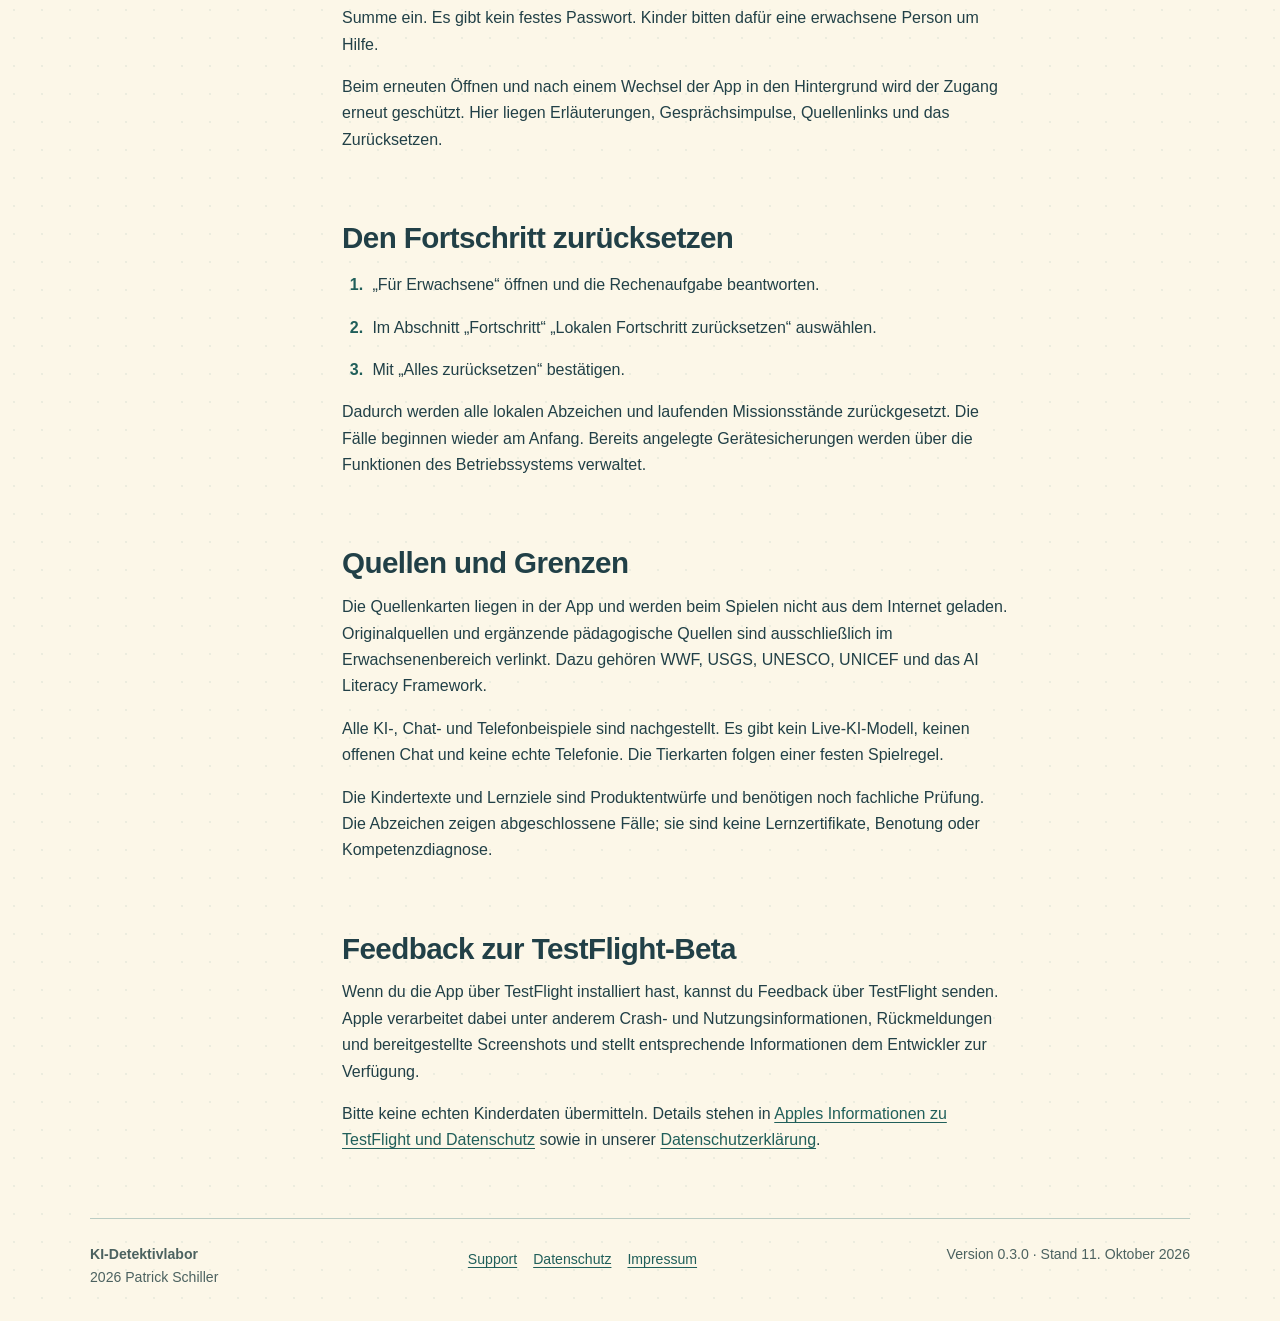
<file: site/support.html>
<!doctype html>
<html lang="de" data-release-status="ready">
<head>
  <meta charset="utf-8">
  <meta name="viewport" content="width=device-width, initial-scale=1">
  <meta name="description" content="Hilfe zu Offline-Nutzung, Pause und Wiederaufnahme, Erwachsenenbereich und lokalem Fortschritt im KI-Detektivlabor.">
  <meta name="referrer" content="no-referrer">
  <meta http-equiv="Content-Security-Policy" content="default-src 'self'; script-src 'none'; style-src 'self'; img-src 'self'; base-uri 'none'; form-action 'none'">
  <title>Support · KI-Detektivlabor</title>
  <link rel="icon" href="assets/app-icon.png" type="image/png">
  <link rel="stylesheet" href="styles.css">
</head>
<body>
  <a class="skip-link" href="#inhalt">Zum Inhalt springen</a>
  <div class="site-shell">
    <header class="site-header">
      <a class="brand" href="index.html">
        <img src="assets/app-icon.png" width="64" height="64" alt="">
        <span class="brand-copy"><strong>KI-Detektivlabor</strong><span>Support &amp; Datenschutz</span></span>
      </a>
      <nav class="site-nav" aria-label="Hauptnavigation">
        <a href="index.html">Über die App</a>
        <a href="support.html" class="current" aria-current="page">Support</a>
        <a href="datenschutz.html">Datenschutz</a>
      </nav>
    </header>
    <main id="inhalt" tabindex="-1">
      <header class="prose">
        <p class="eyebrow">Hilfe zum Weiterforschen</p>
        <h1>Support</h1>
        <p class="meta-line">Version 0.3.0 · Stand 11. Oktober 2026</p>
        <p>Hier findest du Antworten zu den Funktionen der App.</p>
      </header>
      <div class="content-layout">
        <aside class="content-nav"><nav aria-label="Auf dieser Seite"><strong>Auf dieser Seite</strong><a href="#kontakt">Kontakt</a><a href="#geraete">Geräte &amp; Offline-Nutzung</a><a href="#pause">Pause &amp; Wiederaufnahme</a><a href="#erwachsene">Erwachsenenbereich</a><a href="#reset">Fortschritt zurücksetzen</a><a href="#quellen">Quellen &amp; Grenzen</a><a href="#beta">Beta-Feedback</a></nav></aside>
        <article class="prose">
          <section id="kontakt"><h2>Kontakt und Fehlermeldungen</h2>
            <p class="contact-details"><strong>Support per E-Mail:</strong><br><a href="mailto:p@trickschiller.de">p@trickschiller.de</a></p>
            <p>Hilfreich sind das Gerätemodell, die iOS- oder iPadOS-Version, die App-Version, die Missionsnummer und der betroffene Schritt. Beschreibe, welche Auswahl du getroffen hast und was anschließend passierte.</p>
            <p>Screenshots sollten keine echten Namen, Adressen oder sonstigen Daten von Kindern enthalten. Zugangsdaten oder Gerätekennwörter werden für eine Supportanfrage nicht benötigt.</p>
          </section>
          <section id="geraete"><h2>Geräte und Offline-Nutzung</h2>
            <p>Der aktuelle Build unterstützt iPhone und iPad ab iOS beziehungsweise iPadOS 17. Auf dem iPhone ist Hochformat vorgesehen, auf dem iPad Hoch- und Querformat.</p>
            <p>Alle zwölf Missionen funktionieren ohne Internet und ohne Anmeldung. Antworten, Rückmeldungen und Quellenkarten sind vorbereitet. Es gibt keine Werbung und keine In-App-Käufe.</p>
            <p>Für das bewusste Öffnen externer Quellenlinks ist Internet nötig. Download, Installation, TestFlight und Gerätesicherungen sind separate Dienste von Apple beziehungsweise des Betriebssystems.</p>
          </section>
          <section id="pause"><h2>Einen Fall pausieren und fortsetzen</h2>
            <p>Wähle in einer laufenden Mission „Pause“. Die App speichert den Schritt und notwendige vorgegebene Auswahlen auf dem Gerät. Auf der Startseite führt „Weiterforschen“ zum begonnenen Fall zurück.</p>
            <p>Nach dem Abschluss bleibt das Abzeichen im Album; gespeicherte Auswahlen für den Zwischenstand werden entfernt. Du kannst einen Fall erneut spielen. Ein bereits gesammeltes Abzeichen wird nicht mehrfach gezählt.</p>
            <p>Die App synchronisiert den Fortschritt nicht selbst zwischen Geräten. Ältere App-Daten können jedoch Bestandteil einer Gerätesicherung sein.</p>
          </section>
          <section id="erwachsene"><h2>Den Erwachsenenbereich öffnen</h2>
            <p>Für Erwachsene: Wähle auf der Startseite „Für Erwachsene“ und beantworte die angezeigte einfache Additionsaufgabe mit zwei einstelligen Zahlen. Addiere die beiden Zahlen und gib die Summe ein. Es gibt kein festes Passwort. Kinder bitten dafür eine erwachsene Person um Hilfe.</p>
            <p>Beim erneuten Öffnen und nach einem Wechsel der App in den Hintergrund wird der Zugang erneut geschützt. Hier liegen Erläuterungen, Gesprächsimpulse, Quellenlinks und das Zurücksetzen.</p>
          </section>
          <section id="reset"><h2>Den Fortschritt zurücksetzen</h2>
            <ol class="steps"><li>„Für Erwachsene“ öffnen und die Rechenaufgabe beantworten.</li><li>Im Abschnitt „Fortschritt“ „Lokalen Fortschritt zurücksetzen“ auswählen.</li><li>Mit „Alles zurücksetzen“ bestätigen.</li></ol>
            <p>Dadurch werden alle lokalen Abzeichen und laufenden Missionsstände zurückgesetzt. Die Fälle beginnen wieder am Anfang. Bereits angelegte Gerätesicherungen werden über die Funktionen des Betriebssystems verwaltet.</p>
          </section>
          <section id="quellen"><h2>Quellen und Grenzen</h2>
            <p>Die Quellenkarten liegen in der App und werden beim Spielen nicht aus dem Internet geladen. Originalquellen und ergänzende pädagogische Quellen sind ausschließlich im Erwachsenenbereich verlinkt. Dazu gehören WWF, USGS, UNESCO, UNICEF und das AI Literacy Framework.</p>
            <p>Alle KI-, Chat- und Telefonbeispiele sind nachgestellt. Es gibt kein Live-KI-Modell, keinen offenen Chat und keine echte Telefonie. Die Tierkarten folgen einer festen Spielregel.</p>
            <p>Die Kindertexte und Lernziele sind Produktentwürfe und benötigen noch fachliche Prüfung. Die Abzeichen zeigen abgeschlossene Fälle; sie sind keine Lernzertifikate, Benotung oder Kompetenzdiagnose.</p>
          </section>
          <section id="beta"><h2>Feedback zur TestFlight-Beta</h2>
            <p>Wenn du die App über TestFlight installiert hast, kannst du Feedback über TestFlight senden. Apple verarbeitet dabei unter anderem Crash- und Nutzungsinformationen, Rückmeldungen und bereitgestellte Screenshots und stellt entsprechende Informationen dem Entwickler zur Verfügung.</p>
            <p>Bitte keine echten Kinderdaten übermitteln. Details stehen in <a href="https://www.apple.com/legal/privacy/data/de/test-flight/">Apples Informationen zu TestFlight und Datenschutz</a> sowie in unserer <a href="datenschutz.html#apple">Datenschutzerklärung</a>.</p>
          </section>
        </article>
      </div>
    </main>
    <footer class="site-footer">
      <p><strong>KI-Detektivlabor</strong><br>2026 Patrick Schiller</p>
      <nav aria-label="Fußnavigation"><a href="support.html">Support</a><a href="datenschutz.html">Datenschutz</a><a href="anbieter.html">Impressum</a></nav>
      <p>Version 0.3.0 · Stand 11. Oktober 2026</p>
    </footer>
  </div>
</body>
</html>
</file>
<file: site/styles.css>
/* Local support and privacy pages. All assets and fonts remain local. */
:root {
    color-scheme: light;
    --cream: #fcf7e8;
    --paper: #fffdf7;
    --ink: #214047;
    --teal: #205f5a;
    --teal-deep: #164843;
    --mint: #d1ebd9;
    --coral: #f7ccb5;
    --honey: #fac952;
    --muted: #4c6260;
    --line: #baccc3;
    --radius: 1.5rem;
    --shadow: 0 5px 0 rgb(32 95 90 / 9%);
    font-family: ui-rounded, "SF Pro Rounded", -apple-system, BlinkMacSystemFont,
        "Segoe UI", sans-serif;
    font-size: 100%;
    line-height: 1.65;
    font-synthesis: none;
    -webkit-text-size-adjust: 100%;
    text-size-adjust: 100%;
}

*,
*::before,
*::after {
    box-sizing: border-box;
}

body {
    margin: 0;
    color: var(--ink);
    background-color: var(--cream);
    background-image: radial-gradient(rgb(32 95 90 / 7%) 1px, transparent 1px);
    background-size: 28px 28px;
}

img {
    display: block;
    max-width: 100%;
    height: auto;
}

a {
    color: var(--teal);
    text-underline-offset: 0.2em;
    text-decoration-thickness: 0.08em;
}

a:hover {
    color: var(--teal-deep);
    text-decoration-thickness: 0.14em;
}

:focus-visible {
    outline: 3px solid var(--teal-deep);
    outline-offset: 4px;
    box-shadow: 0 0 0 7px var(--paper);
    border-radius: 0.25rem;
}

::selection {
    color: var(--ink);
    background: var(--honey);
}

h1,
h2,
h3 {
    color: var(--ink);
    line-height: 1.18;
    text-wrap: balance;
    overflow-wrap: anywhere;
}

h1 {
    margin: 0 0 1rem;
    font-size: clamp(2rem, 5vw, 3.75rem);
    font-weight: 800;
    letter-spacing: -0.035em;
}

h2 {
    margin: 2rem 0 0.8rem;
    font-size: clamp(1.4rem, 3vw, 1.85rem);
    letter-spacing: -0.02em;
}

h3 {
    margin: 1.5rem 0 0.65rem;
    font-size: 1.15rem;
}

p {
    margin: 0 0 1rem;
}

ul,
ol {
    padding-inline-start: 1.4rem;
}

li + li {
    margin-top: 0.4rem;
}

button,
input,
textarea,
select {
    font: inherit;
}

code {
    font-size: 0.92em;
    overflow-wrap: anywhere;
}

hr {
    margin-block: 2rem;
    border: 0;
    border-top: 1px solid var(--line);
}

[id] {
    scroll-margin-top: 1.5rem;
}

.site-shell {
    width: min(1100px, calc(100% - 2rem));
    margin-inline: auto;
}

.skip-link {
    position: fixed;
    z-index: 20;
    top: 0.75rem;
    left: 0.75rem;
    padding: 0.65rem 1rem;
    color: var(--paper);
    background: var(--teal-deep);
    border-radius: 0.6rem;
    font-weight: 700;
    transform: translateY(-200%);
}

.skip-link:focus {
    color: var(--paper);
    transform: translateY(0);
}

.site-header {
    display: flex;
    flex-wrap: wrap;
    align-items: center;
    justify-content: space-between;
    gap: 1rem 2rem;
    padding-block: 1.5rem;
}

.brand {
    display: inline-flex;
    align-items: center;
    gap: 0.9rem;
    max-width: 100%;
    color: var(--ink);
    text-decoration: none;
}

.brand img {
    flex: 0 0 auto;
    width: 64px;
    height: 64px;
    border-radius: 1rem;
    box-shadow: var(--shadow);
}

.brand-copy {
    min-width: 0;
    line-height: 1.35;
    overflow-wrap: anywhere;
}

.brand-copy strong {
    display: block;
    font-size: 1.15rem;
}

.brand-copy small {
    display: block;
    margin-top: 0.2rem;
    color: var(--muted);
}

.eyebrow {
    margin-bottom: 0.7rem;
    color: var(--teal);
    font-size: 0.78rem;
    font-weight: 800;
    letter-spacing: 0.1em;
    text-transform: uppercase;
}

.site-nav {
    display: flex;
    flex-wrap: wrap;
    gap: 0.3rem 1.3rem;
    align-items: center;
}

.site-nav a {
    display: inline-flex;
    min-height: 44px;
    align-items: center;
    padding-block: 0.35rem;
    font-weight: 700;
    text-decoration: none;
}

.site-nav a:hover,
.site-nav .current,
.site-nav [aria-current="page"] {
    text-decoration: underline;
    text-decoration-thickness: 0.16em;
    text-underline-offset: 0.4em;
}

.hero {
    display: grid;
    gap: 1.5rem;
    align-items: center;
    margin-block: 1.5rem 2rem;
    padding: clamp(1.5rem, 5vw, 3rem);
    background: var(--mint);
    border: 2px solid var(--paper);
    border-radius: calc(var(--radius) + 0.5rem);
    box-shadow: var(--shadow);
}

.hero-copy {
    min-width: 0;
}

.hero-copy > p:not(.eyebrow) {
    max-width: 58ch;
    font-size: 1.08rem;
}

.hero-icon {
    width: min(100%, 180px);
    justify-self: start;
}

.hero-icon img,
img.hero-icon {
    border-radius: 24%;
    box-shadow: 0 8px 0 rgb(32 95 90 / 12%);
}

.tag-list {
    display: flex;
    flex-wrap: wrap;
    gap: 0.55rem;
    margin: 1.25rem 0;
    padding: 0;
    list-style: none;
}

.tag-list li {
    margin: 0;
    padding: 0.25rem 0.7rem;
    color: var(--teal-deep);
    background: var(--paper);
    border: 1px solid var(--line);
    border-radius: 2rem;
    font-size: 0.86rem;
    font-weight: 700;
}

.button {
    display: inline-flex;
    align-items: center;
    justify-content: center;
    min-height: 48px;
    max-width: 100%;
    margin: 0.5rem 0.5rem 0.5rem 0;
    padding: 0.7rem 1.15rem;
    color: var(--paper);
    background: var(--teal);
    border: 2px solid var(--teal);
    border-radius: 0.9rem;
    font-weight: 750;
    line-height: 1.4;
    text-align: center;
    text-decoration: none;
    box-shadow: 0 3px 0 var(--teal-deep);
}

.button:hover {
    color: var(--paper);
    background: var(--teal-deep);
    border-color: var(--teal-deep);
    text-decoration: none;
}

.button-secondary {
    color: var(--teal-deep);
    background: var(--paper);
    box-shadow: none;
}

.button-secondary:hover {
    color: var(--teal-deep);
    background: var(--cream);
}

.feature-grid {
    display: grid;
    grid-template-columns: 1fr;
    gap: 1.15rem;
    margin-block: 1.5rem 2rem;
}

.feature-card,
.card {
    min-width: 0;
    padding: clamp(1.25rem, 3vw, 1.85rem);
    background: var(--paper);
    border: 1px solid var(--line);
    border-radius: var(--radius);
    box-shadow: var(--shadow);
    overflow-wrap: anywhere;
}

.feature-card:nth-child(3n + 2) {
    background: #fff0e6;
}

.feature-card:nth-child(3n) {
    background: #fff3cb;
}

.feature-card h2,
.feature-card h3,
.card > :first-child {
    margin-top: 0;
}

.feature-card > :last-child,
.card > :last-child {
    margin-bottom: 0;
}

.content-layout {
    display: grid;
    gap: 1.5rem;
    margin-block: 1.5rem 3rem;
    align-items: start;
}

.content-nav {
    padding: 1.15rem 1.25rem;
    background: var(--mint);
    border-radius: 1rem;
}

.content-nav nav {
    display: grid;
    gap: 0.15rem;
}

.content-nav strong {
    margin-bottom: 0.3rem;
}

.content-nav h2,
.content-nav h3 {
    margin: 0 0 0.55rem;
    font-size: 1rem;
}

.content-nav ul {
    margin: 0;
    padding: 0;
    list-style: none;
}

.content-nav li + li {
    margin-top: 0.15rem;
}

.content-nav a {
    display: block;
    padding-block: 0.4rem;
    font-size: 0.95rem;
    font-weight: 600;
    line-height: 1.5;
}

.prose {
    width: 100%;
    max-width: 75ch;
    min-width: 0;
    overflow-wrap: anywhere;
    hyphens: auto;
}

.prose > :first-child {
    margin-top: 0;
}

.prose section + section {
    margin-top: 2rem;
    padding-top: 0.25rem;
}

.prose li {
    padding-inline-start: 0.15rem;
}

.meta-line {
    color: var(--muted);
    font-size: 0.9rem;
}

.contact-details {
    margin-block: 1.5rem;
    padding: 1.2rem;
    color: var(--ink);
    background: var(--mint);
    border: 1px solid var(--line);
    border-radius: 1rem;
    font-style: normal;
}

.steps {
    padding-inline-start: 1.6rem;
}

.steps li {
    padding-inline-start: 0.3rem;
}

.steps li + li {
    margin-top: 1rem;
}

.steps li::marker {
    color: var(--teal);
    font-weight: 800;
}

.site-footer nav {
    display: flex;
    flex-wrap: wrap;
    gap: 0.5rem 1rem;
}

.site-footer {
    display: flex;
    flex-wrap: wrap;
    justify-content: space-between;
    gap: 0.5rem 2rem;
    margin-top: 3rem;
    padding-block: 1.5rem 2rem;
    border-top: 1px solid var(--line);
    color: var(--muted);
    font-size: 0.88rem;
}

.site-footer p {
    max-width: 75ch;
    margin: 0;
}

.site-footer a {
    display: inline-block;
    padding-block: 0.3rem;
}

@media (min-width: 600px) {
    .site-shell {
        width: min(1100px, calc(100% - 3rem));
    }

    .hero {
        grid-template-columns: minmax(0, 1fr) 180px;
    }

    .hero-icon {
        justify-self: end;
    }

    .feature-grid {
        grid-template-columns: repeat(2, minmax(0, 1fr));
    }
}

@media (min-width: 900px) {
    .site-header {
        padding-block: 2rem;
    }

    .hero {
        grid-template-columns: minmax(0, 1fr) 220px;
    }

    .hero-icon {
        width: 220px;
    }

    .feature-grid {
        grid-template-columns: repeat(3, minmax(0, 1fr));
    }

    .content-layout {
        grid-template-columns: 220px minmax(0, 1fr);
        gap: 2rem;
    }

    .content-nav {
        position: sticky;
        top: 1.5rem;
    }
}

@media (prefers-reduced-motion: reduce) {
    *,
    *::before,
    *::after {
        scroll-behavior: auto !important;
        animation: none !important;
        transition: none !important;
    }
}

@media print {
    body {
        color: #000;
        background: #fff;
    }

    .site-shell {
        width: 100%;
    }

    .site-nav,
    .content-nav,
    .skip-link,
    .hero-icon,
    .button {
        display: none;
    }

    .hero,
    .card,
    .feature-card,
    .contact-details {
        box-shadow: none;
        break-inside: avoid;
    }

    .content-layout {
        display: block;
    }

    .prose {
        max-width: none;
    }

    a {
        color: #000;
    }

    h2,
    h3 {
        break-after: avoid;
    }
}
</file>
